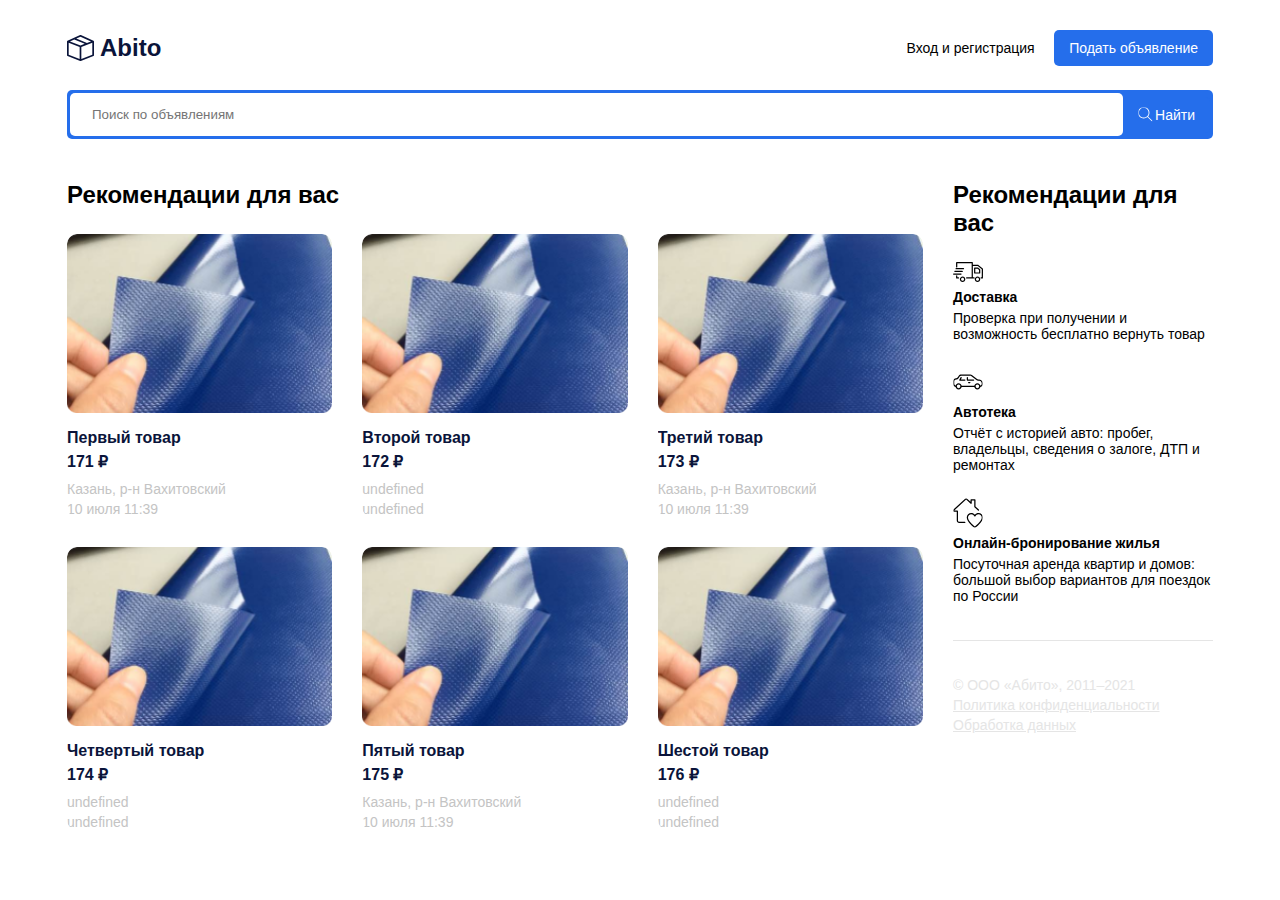
<file: index.html>
<!DOCTYPE html>
<html lang="en">

<head>
    <meta charset="UTF-8">
    <meta name="viewport" content="width=device-width, initial-scale=1.0">
    <link rel="stylesheet" href="./src/style/style.css">
    <script src="./script.js" defer></script>
    <title>Abito</title>
</head>

<body>
    <header class="header">
        <div class="container">
            <div class="header-box">
                <a href="/" class="header-logo">
                    <img src="./src/img/logo.svg" alt="logo">
                    <span>Abito</span>
                </a>
                <div class="header-controls">
                    <button class="btn btn-outline">Вход и регистрация</button>
                    <button class="btn btn-primary">Подать объявление</button>
                </div>
                <div class="header-burger">
                    <img src="./src/img/burger.svg" alt="burger-menu">
                </div>
            </div>
        </div>
    </header>
    <main>
        <section class="search">
            <div class="container">
                <div class="search-box">
                    <input type="text" placeholder="Поиск по объявлениям">
                    <button class="btn btn-primary search-btn">
                        <img class="search-btn__icon" src="./src/img/search.svg" alt="">
                        <span class="search-btn__text">Найти</span>
                    </button>
                </div>
            </div>
        </section>
        <section class="content">
            <div class="container">
                <div class="content-box">
                    <div class="content-main">
                        <h2 class="content-main__title">Рекомендации для вас</h2>
                        <div class="content-main__list">
                            <a href="/product.html" class="content-main__list-item">
                                <div class="content-main__list-item--img">
                                    <img src="./src/img/img.png" alt="card-img">
                                </div>
                                <h5 class="content-main__list-item--title">Пвх материал 2й сорт</h5>
                                <strong class="content-main__list-item--price">170 ₽</strong>
                                <div class="content-main__list-item--desc-box">
                                    <span class="content-main__list-item--desc">Казань, р-н Вахитовский</span>
                                    <span class="content-main__list-item--desc">10 июля 11:39</span>
                                </div>
                            </a>
                            <a href="/product.html" class="content-main__list-item">
                                <div class="content-main__list-item--img">
                                    <img src="./src/img/img.png" alt="card-img">
                                </div>
                                <h5 class="content-main__list-item--title">Пвх материал 2й сорт</h5>
                                <strong class="content-main__list-item--price">170 ₽</strong>
                                <div class="content-main__list-item--desc-box">
                                    <span class="content-main__list-item--desc">Казань, р-н Вахитовский</span>
                                    <span class="content-main__list-item--desc">10 июля 11:39</span>
                                </div>
                            </a>
                            <a href="/product.html" class="content-main__list-item">
                                <div class="content-main__list-item--img">
                                    <img src="./src/img/img.png" alt="card-img">
                                </div>
                                <h5 class="content-main__list-item--title">Пвх материал 2й сорт</h5>
                                <strong class="content-main__list-item--price">170 ₽</strong>
                                <div class="content-main__list-item--desc-box">
                                    <span class="content-main__list-item--desc">Казань, р-н Вахитовский</span>
                                    <span class="content-main__list-item--desc">10 июля 11:39</span>
                                </div>
                            </a>
                            <a href="/product.html" class="content-main__list-item">
                                <div class="content-main__list-item--img">
                                    <img src="./src/img/img.png" alt="card-img">
                                </div>
                                <h5 class="content-main__list-item--title">Пвх материал 2й сорт</h5>
                                <strong class="content-main__list-item--price">170 ₽</strong>
                                <div class="content-main__list-item--desc-box">
                                    <span class="content-main__list-item--desc">Казань, р-н Вахитовский</span>
                                    <span class="content-main__list-item--desc">10 июля 11:39</span>
                                </div>
                            </a>
                            <a href="/product.html" class="content-main__list-item">
                                <div class="content-main__list-item--img">
                                    <img src="./src/img/img.png" alt="card-img">
                                </div>
                                <h5 class="content-main__list-item--title">Пвх материал 2й сорт</h5>
                                <strong class="content-main__list-item--price">170 ₽</strong>
                                <div class="content-main__list-item--desc-box">
                                    <span class="content-main__list-item--desc">Казань, р-н Вахитовский</span>
                                    <span class="content-main__list-item--desc">10 июля 11:39</span>
                                </div>
                            </a>
                            <a href="/product.html" class="content-main__list-item">
                                <div class="content-main__list-item--img">
                                    <img src="./src/img/img.png" alt="card-img">
                                </div>
                                <h5 class="content-main__list-item--title">Пвх материал 2й сорт</h5>
                                <strong class="content-main__list-item--price">170 ₽</strong>
                                <div class="content-main__list-item--desc-box">
                                    <span class="content-main__list-item--desc">Казань, р-н Вахитовский</span>
                                    <span class="content-main__list-item--desc">10 июля 11:39</span>
                                </div>
                            </a>
                        </div>
                    </div>
                    <div class="content-side">
                        <h3 class="content-main__title">Рекомендации для вас</h3>
                        <div class="content-side__box">
                            <div class="content-side__list">
                                <div class="content-side__list-item">
                                    <img class="content-side__list-item--img" src="./src/img/side-info-1.svg"
                                        alt="side-info-1">
                                    <h5 class="content-side__list-item--title">Доставка</h5>
                                    <p class="content-side__list-item--text">Проверка при получении и возможность
                                        бесплатно вернуть товар</p>
                                </div>
                                <div class="content-side__list-item">
                                    <img class="content-side__list-item--img" src="./src/img/side-info-2.svg"
                                        alt="side-info-2">
                                    <h5 class="content-side__list-item--title">Автотека</h5>
                                    <p class="content-side__list-item--text">Отчёт с историей авто: пробег, владельцы,
                                        сведения о залоге, ДТП и ремонтах</p>
                                </div>
                                <div class="content-side__list-item">
                                    <img class="content-side__list-item--img" src="./src/img/side-info-3.svg"
                                        alt="side-info-3">
                                    <h5 class="content-side__list-item--title">Онлайн-бронирование жилья</h5>
                                    <p class="content-side__list-item--text">Посуточная аренда квартир и домов: большой
                                        выбор вариантов для поездок по России</p>
                                </div>
                            </div>
                            <footer class="content-side__footer">
                                <p class="content-side__footer-item">© ООО «Абито», 2011–2021</p>
                                <a href="#" class="content-side__footer-item">Политика конфиденциальности</a>
                                <a href="#" class="content-side__footer-item">Обработка данных</a>
                            </footer>
                        </div>
                    </div>
                </div>
            </div>
        </section>
    </main>


</body>

</html>
</file>
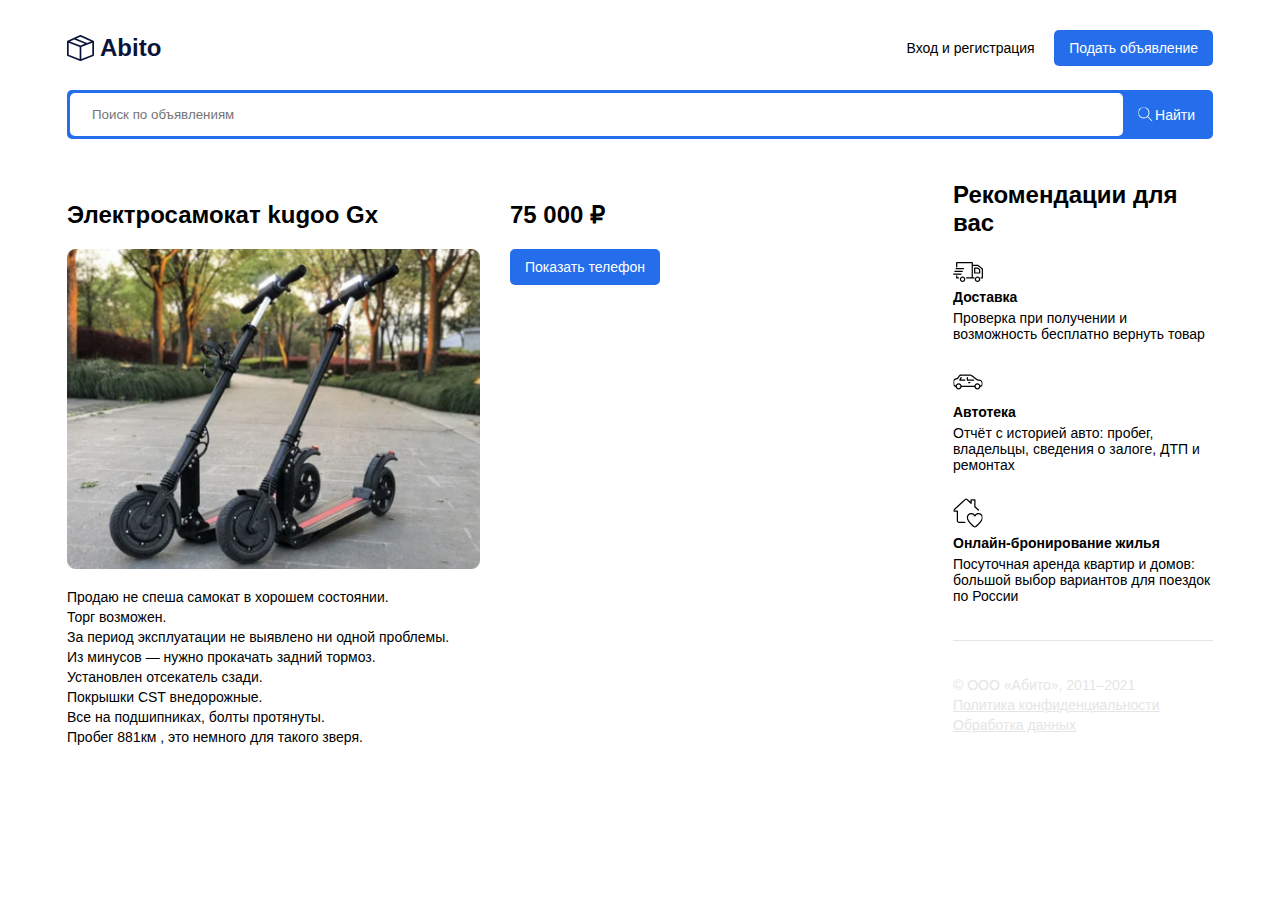
<file: product.html>
<!DOCTYPE html>
<html lang="en">

<head>
    <meta charset="UTF-8">
    <meta name="viewport" content="width=device-width, initial-scale=1.0">
    <link rel="stylesheet" href="./src/style/style.css">
    <title>Abito</title>
</head>

<body>
    <header class="header">
        <div class="container">
            <div class="header-box">
                <a href="/" class="header-logo">
                    <img src="./src/img/logo.svg" alt="logo">
                    <span>Abito</span>
                </a>
                <div class="header-controls">
                    <button class="btn btn-outline">Вход и регистрация</button>
                    <button class="btn btn-primary">Подать объявление</button>
                </div>
                <div class="header-burger">
                    <img src="./src/img/burger.svg" alt="burger-menu">
                </div>
            </div>
        </div>
    </header>
    <main>
        <section class="search">
            <div class="container">
                <div class="search-box">
                    <input type="text" placeholder="Поиск по объявлениям">
                    <button class="btn btn-primary search-btn">
                        <img class="search-btn__icon" src="./src/img/search.svg" alt="">
                        <span class="search-btn__text">Найти</span>
                    </button>
                </div>
            </div>
        </section>
        <section class="content">
            <div class="container">
                <div class="content-box">
                    <div class="content-product">
                        <div class="content-product__left">
                            <h2 class="content-product__title">Электросамокат kugoo Gx</h2>
                            <img class="content-product__img" src="./src/img/scuter.png" alt="scuter">
                            <p class="content-product__text">Продаю не спеша самокат в хорошем состоянии. <br>
                                Торг возможен. <br>
                                За период эксплуатации не выявлено ни одной проблемы. <br>
                                Из минусов — нужно прокачать задний тормоз. <br>
                                Установлен отсекатель сзади. <br>
                                Покрышки CST внедорожные. <br>
                                Все на подшипниках, болты протянуты.<br>
                                Пробег 881км , это немного для такого зверя.</p>
                        </div>
                        <div class="content-product__right">
                            <h2 class="content-product__price">75 000 ₽</h2>
                            <button class="btn btn-primary">Показать телефон</button>
                        </div>
                    </div>
                    <div class="content-side">
                        <h3 class="content-main__title">Рекомендации для вас</h3>
                        <div class="content-side__box">
                            <div class="content-side__list">
                                <div class="content-side__list-item">
                                    <img class="content-side__list-item--img" src="./src/img/side-info-1.svg"
                                        alt="side-info-1">
                                    <h5 class="content-side__list-item--title">Доставка</h5>
                                    <p class="content-side__list-item--text">Проверка при получении и возможность
                                        бесплатно вернуть товар</p>
                                </div>
                                <div class="content-side__list-item">
                                    <img class="content-side__list-item--img" src="./src/img/side-info-2.svg"
                                        alt="side-info-2">
                                    <h5 class="content-side__list-item--title">Автотека</h5>
                                    <p class="content-side__list-item--text">Отчёт с историей авто: пробег, владельцы,
                                        сведения о залоге, ДТП и ремонтах</p>
                                </div>
                                <div class="content-side__list-item">
                                    <img class="content-side__list-item--img" src="./src/img/side-info-3.svg"
                                        alt="side-info-3">
                                    <h5 class="content-side__list-item--title">Онлайн-бронирование жилья</h5>
                                    <p class="content-side__list-item--text">Посуточная аренда квартир и домов: большой
                                        выбор вариантов для поездок по России</p>
                                </div>
                            </div>
                            <footer class="content-side__footer">
                                <p class="content-side__footer-item">© ООО «Абито», 2011–2021</p>
                                <a href="#" class="content-side__footer-item">Политика конфиденциальности</a>
                                <a href="#" class="content-side__footer-item">Обработка данных</a>
                            </footer>
                        </div>
                    </div>
                </div>
            </div>
        </section>
    </main>


</body>

</html>
</file>
<file: src/style/style.css>
* {
  box-sizing: border-box;
}

body {
  margin: 0;
  font-family: sans-serif;
}
.container {
  width: 100%;
  max-width: 1170px;
  padding: 0 12px;
  margin: 0 auto;
}

.header {
  padding-top: 30px;
  padding-bottom: 24px;
}
.header-box {
  display: flex;
  justify-content: space-between;
  align-items: center;
}
.header-logo {
  display: flex;
  justify-content: flex-start;
  align-items: center;
  text-decoration: none;
}
.header-logo span {
  line-height: 28px;
  font-size: 24px;
  margin-left: 6px;
  font-weight: 700;
  color: rgb(10, 20, 58);
}

.btn {
  line-height: 16px;
  font-size: 14px;
  font-weight: 400;
  padding: 10px 15px;
  border-radius: 5px;
  border: none;
  cursor: pointer;
}
.btn-outline {
  background-color: transparent;
}
.btn-primary {
  background-color: rgb(37, 110, 235);
  color: white;
}
.header-burger {
  width: 30px;
  height: 19px;
  display: none;
}
.search {
  margin-bottom: 42px;
}
.search-box {
  width: 100%;
  border-radius: 5px;
  background-color: rgb(37, 110, 235);
  padding: 3px;
  display: flex;
  align-items: center;
  justify-content: flex-start;
}
.search-box input {
  flex-grow: 1;
  padding: 14px 22px;
  border-radius: 5px;
  outline: none;
  border: none;
}

.search-btn {
  display: flex;
  align-items: center;
}
.search-btn__icon {
  width: 15px;
  height: 15px;
}
.search-btn__text {
  margin-left: 2px;
}
content {
  margin-bottom: 50px;
}
.content-box {
  display: flex;
  justify-content: space-between;
  align-items: flex-start;
  gap: 30px;
}
.content-main {
  flex-grow: 1;
}
.content-main__title {
  font-size: 24px;
  line-height: 28px;
  margin-top: 0;
  margin-bottom: 25px;
}
.content-main__list {
  display: flex;
  justify-content: space-between;
  flex-wrap: wrap;
  row-gap: 30px;
}
.content-main__list-item {
  width: calc((100% - 60px) / 3);
  display: flex;
  flex-direction: column;
  align-items: flex-start;
  border-radius: 10px;
  overflow: hidden;
  text-decoration: none;
}
.content-main__list-item--img {
  display: flex;
  width: 100%;
}
.content-main__list-item--img img {
  width: 100%;
}
.content-main__list-item--title {
  margin-top: 15px;
  margin-bottom: 5px;
  font-size: 16px;
  line-height: 19px;
  font-weight: 700;
  color: rgb(10, 20, 58);
  transition: all 0.5s;
}
.content-main__list-item:hover .content-main__list-item--title {
  color: rgb(37, 110, 235);
}

.content-main__list-item--price {
  font-size: 16px;
  line-height: 19px;
  margin-bottom: 10px;
  color: rgb(10, 20, 58);
}
.content-main__list-item--desc-box {
  display: flex;
  flex-direction: column;
  gap: 4px;
}
.content-main__list-item--desc {
  font-size: 14px;
  line-height: 16px;
  color: rgb(196, 196, 196);
}
.content-side {
  width: 260px;
  min-width: 260px;
}
.content-side__list {
  display: flex;
  flex-direction: column;
  justify-content: space-between;
  height: 100%;
  gap: 25px;
  border-bottom: 1px solid rgb(229, 229, 229);
  padding-bottom: 36px;
  margin-bottom: 36px;
}
.content-side__list-item {
  display: flex;
  flex-direction: column;
  align-items: flex-start;
}
.content-side__list-item--title {
  margin-top: 7px;
  margin-bottom: 5px;
  font-size: 14px;
  line-height: 16px;
}
.content-side__list-item--text {
  font-size: 14px;
  line-height: 16px;
  margin: 0;
}
.content-side__footer {
  display: flex;
  flex-direction: column;
  gap: 4px;
}
.content-side__footer-item {
  color: rgb(229, 229, 229);
  margin: 0;
  font-size: 14px;
  line-height: 16px;
}
.content-product {
  display: flex;
  flex-grow: 1;
  gap: 30px;
}
.content-product__left {
  flex-basis: 50%;
}
.content-product__right {
  flex-basis: 50%;
}
.content-product__title .content-product__price {
  font-size: 24px;
  line-height: 28px;
  margin-top: 0;
  margin-bottom: 25px;
}
.content-product__img {
  width: 100%;
}
.content-product__text {
  font-size: 14px;
  line-height: 20px;
}

@media (max-width: 1200px) {
  .container {
    max-width: 930px;
  }
  .content-main__list-item {
    width: calc((100% - 30px) / 2);
  }
}
@media (max-width: 991px) {
  .container {
    max-width: 730px;
  }
  .content-box {
    flex-direction: column;
  }
  .content-main {
    width: 100%;
  }
  .content-side {
    width: 100%;
    min-width: none;
  }
  .content-product {
    flex-direction: column;
    width: 100%;
  }
  .content-product__left {
    flex-basis: 100%;
    width: 100%;
  }
  .content-product__right {
    flex-basis: 100%;
    width: 100%;
  }
}
@media (max-width: 768px) {
  .header-burger {
    display: block;
  }
  .header-controls {
    display: none;
  }
  .container {
    max-width: 100%;
  }
}

@media (max-width: 480px) {
  .content-main__list-item {
    width: 100%;
  }
}
</file>
